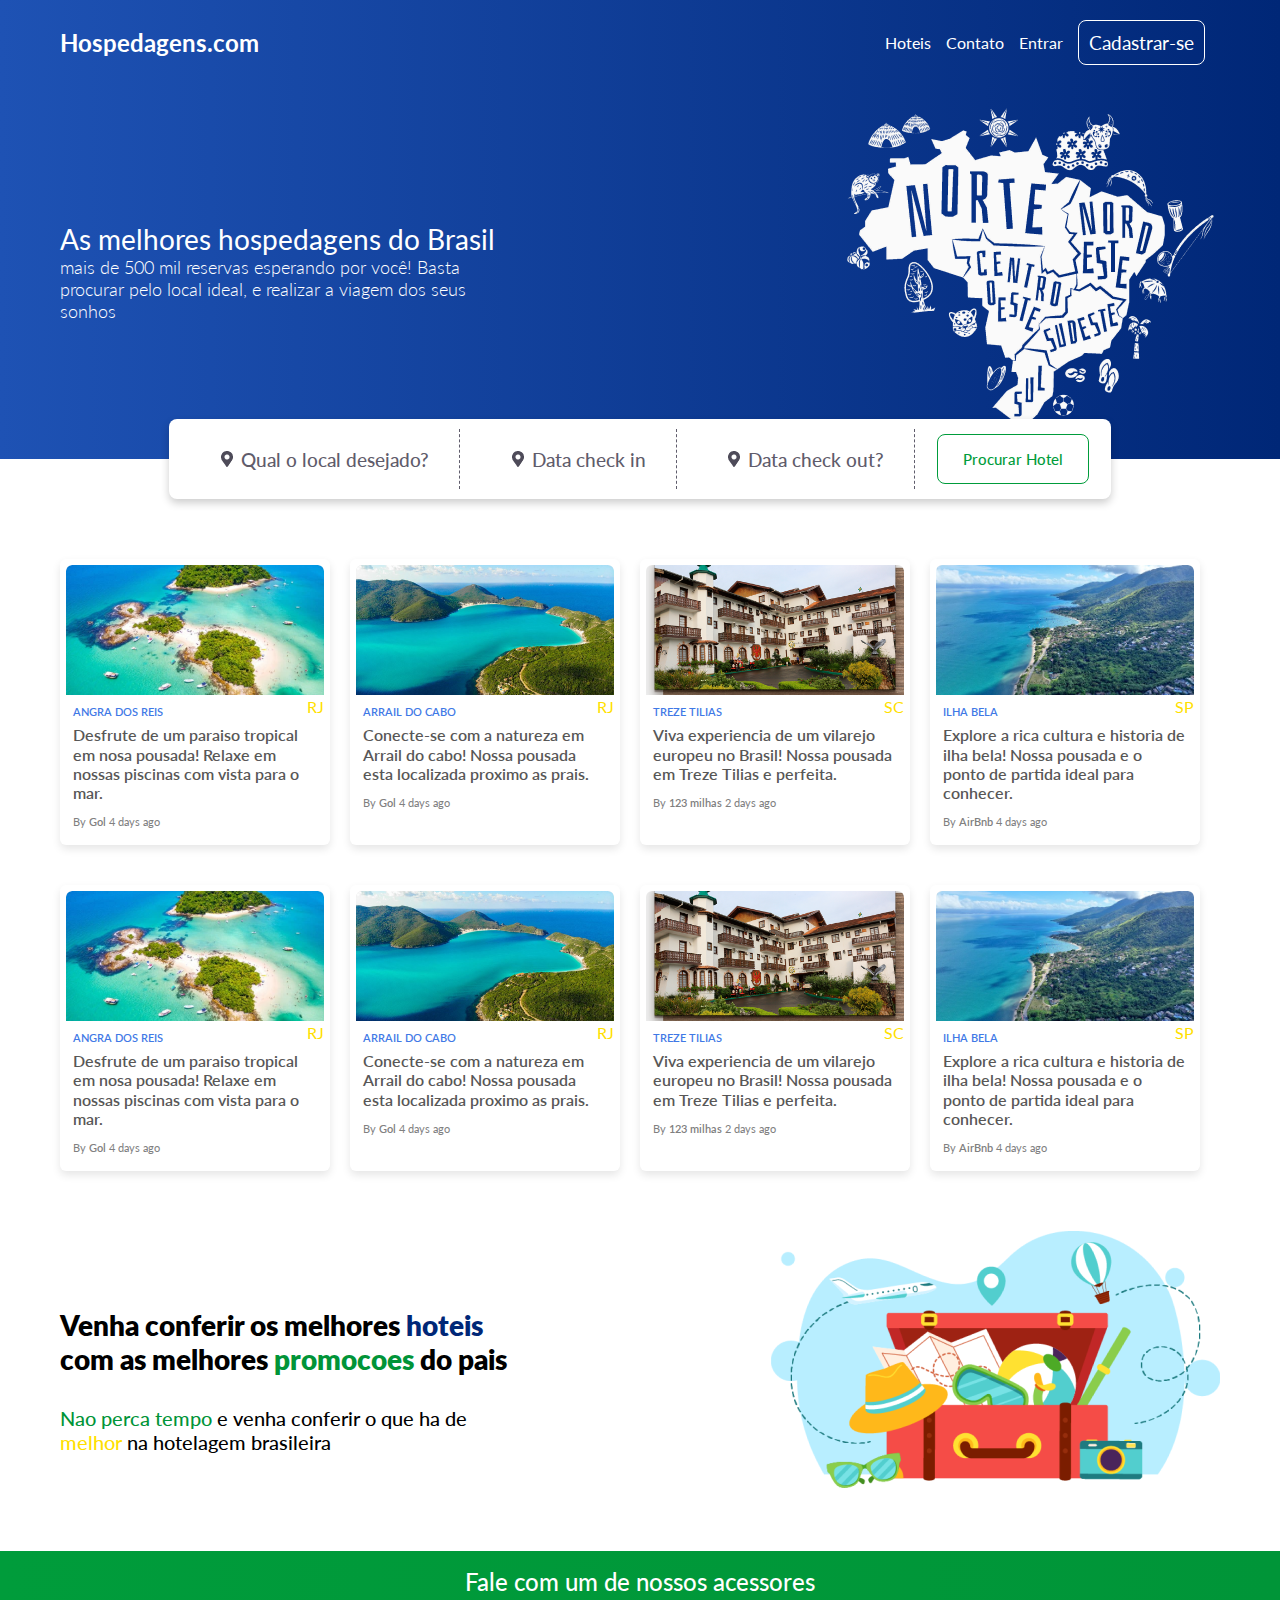
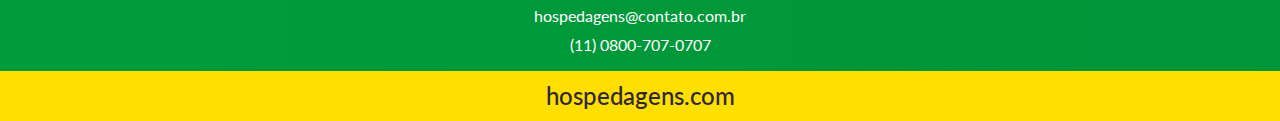
<file: Index.html>
<!DOCTYPE html>
<html lang="en">
	<head>
		<meta charset="UTF-8" />
		<meta name="viewport" content="width=device-width, initial-scale=1.0" />
		<link rel="stylesheet" href="Style/Style.css" />
		<title>Hospeda.com</title>
	</head>
	<body>
		<div></div>
		<header>
			<div class="headerd layout-grid">
				<h2 class="h2header">Hospedagens.com</h2>
				<div class="nav">
					<a href="" class="aNav">Hoteis</a>
					<a href="" class="aNav">Contato</a>
					<a href="" class="aNav">Entrar</a>
					<button class="button-nav">Cadastrar-se</button>
				</div>
			</div>
		</header>
		<main>
			<section class="section1">
				<div class="content-banner">
					<div class="text-banner">
						<h1 class="h1-banner">
							As melhores hospedagens do Brasil
						</h1>
						<h2 class="h2-banner">
							mais de 500 mil reservas esperando por você! Basta
							procurar pelo local ideal, e realizar a viagem dos
							seus sonhos
						</h2>
					</div>
					<img
						src="./Images/assets/mapa-brasil.png"
						alt="mapa do brasil no inicio da pagina"
					/>
				</div>
			</section>
			<div class="position">
				<div class="content-position">
					<img
						src="/Images/assets/icons/local-icon.png"
						alt="imagem de local, aquele pontinho de localização"
					/>
					<h1 class="h1-position">Qual o local desejado?</h1>
				</div>
				<div class="content-position">
					<img
						src="/Images/assets/icons/local-icon.png"
						alt="imagem de local, aquele pontinho de localização"
					/>
					<h1 class="h1-position">Data check in</h1>
				</div>
				<div class="content-position">
					<img
						src="/Images/assets/icons/local-icon.png"
						alt="imagem de local, aquele pontinho de localização"
					/>
					<h1 class="h1-position">Data check out?</h1>
				</div>
				
					<button class="button-position">
						<span>Procurar Hotel</span>
					</button>
				
			</div>
			<section class="section-cards">
				<div class="content-cards">
					<!-- angra -->
					<div class="card">
						<div class="card-image">
							<img
								src="/Images/assets/card/Mar-azul-e-ilhas-paradisíacas-veja-o-que-fazer-em-Angra-dos-Reis-770x515.jpg"
								alt="imagem de arraial do cabo"
							/>
						</div>
						<div class="ajust-city">
							<div class="category">Angra dos Reis</div>
							<div class="city-card">RJ</div>
						</div>
						<div class="heading">
							Desfrute de um paraiso tropical em nosa pousada!
							Relaxe em nossas piscinas com vista para o mar.
							<div class="author">
								By <span class="name">Gol</span> 4 days ago
							</div>
						</div>
					</div>
					<!-- arrail -->
					<div class="card">
						<div class="card-image">
							<img
								src="/Images/assets/card/melhores-praias-arraial-do-cabo.jpg"
								alt="imagem de arraial do cabo"
							/>
						</div>
						<div class="ajust-city">
							<div class="category">Arrail do Cabo</div>
							<div class="city-card">RJ</div>
						</div>
						<div class="heading">
							Conecte-se com a natureza em Arrail do cabo! Nossa
							pousada esta localizada proximo as prais.
							<div class="author">
								By <span class="name">Gol</span> 4 days ago
							</div>
						</div>
					</div>
					<!-- treze tilias -->
					<div class="card">
						<div class="card-image">
							<img
								src="/Images/assets/card/FOTO.png"
								alt="imagem de treze tilias"
							/>
						</div>
						<div class="ajust-city">
							<div class="category">Treze Tilias</div>
							<div class="city-card">SC</div>
						</div>
						<div class="heading">
							Viva experiencia de um vilarejo europeu no Brasil!
							Nossa pousada em Treze Tilias e perfeita.
							<div class="author">
								By <span class="name">123 milhas</span> 2 days
								ago
							</div>
						</div>
					</div>
					<!-- ilha bela -->
					<div class="card">
						<div class="card-image">
							<img
								src="/Images/assets/card/ilhabela-paulostefani1.jpg"
								alt="imagem de ilha bela"
							/>
						</div>
						<div class="ajust-city">
							<div class="category">Ilha Bela</div>
							<div class="city-card">SP</div>
						</div>
						<div class="heading">
							Explore a rica cultura e historia de ilha bela!
							Nossa pousada e o ponto de partida ideal para
							conhecer.
							<div class="author">
								By <span class="name">AirBnb</span> 4 days ago
							</div>
						</div>
					</div>
					<!-- angra -->
					<div class="card">
						<div class="card-image">
							<img
								src="/Images/assets/card/Mar-azul-e-ilhas-paradisíacas-veja-o-que-fazer-em-Angra-dos-Reis-770x515.jpg"
								alt="imagem de arraial do cabo"
							/>
						</div>
						<div class="ajust-city">
							<div class="category">Angra dos Reis</div>
							<div class="city-card">RJ</div>
						</div>
						<div class="heading">
							Desfrute de um paraiso tropical em nosa pousada!
							Relaxe em nossas piscinas com vista para o mar.
							<div class="author">
								By <span class="name">Gol</span> 4 days ago
							</div>
						</div>
					</div>
					<!-- arrail -->
					<div class="card">
						<div class="card-image">
							<img
								src="/Images/assets/card/melhores-praias-arraial-do-cabo.jpg"
								alt="imagem de arraial do cabo"
							/>
						</div>
						<div class="ajust-city">
							<div class="category">Arrail do Cabo</div>
							<div class="city-card">RJ</div>
						</div>
						<div class="heading">
							Conecte-se com a natureza em Arrail do cabo! Nossa
							pousada esta localizada proximo as prais.
							<div class="author">
								By <span class="name">Gol</span> 4 days ago
							</div>
						</div>
					</div>
					<!-- treze tilias -->
					<div class="card">
						<div class="card-image">
							<img
								src="/Images/assets/card/FOTO.png"
								alt="imagem de treze tilias"
							/>
						</div>
						<div class="ajust-city">
							<div class="category">Treze Tilias</div>
							<div class="city-card">SC</div>
						</div>
						<div class="heading">
							Viva experiencia de um vilarejo europeu no Brasil!
							Nossa pousada em Treze Tilias e perfeita.
							<div class="author">
								By <span class="name">123 milhas</span> 2 days
								ago
							</div>
						</div>
					</div>
					<!-- ilha bela -->
					<div class="card">
						<div class="card-image">
							<img
								src="/Images/assets/card/ilhabela-paulostefani1.jpg"
								alt="imagem de ilha bela"
							/>
						</div>
						<div class="ajust-city">
							<div class="category">Ilha Bela</div>
							<div class="city-card">SP</div>
						</div>
						<div class="heading">
							Explore a rica cultura e historia de ilha bela!
							Nossa pousada e o ponto de partida ideal para
							conhecer.
							<div class="author">
								By <span class="name">AirBnb</span> 4 days ago
							</div>
						</div>
					</div>
				</div>
			</section>
			<section class="section-promotion">
				<div class="content-promotion">
					<h1 class="h1-promotion">
						Venha conferir os melhores
						<span style="color: #002777">hoteis</span> com as
						melhores
						<span style="color: #019438">promocoes</span> do pais
					</h1>
					<h2 class="h2-promotion">
						<span style="color: #019438">Nao perca tempo</span> e
						venha conferir o que ha de
						<span style="color: #ffdf00">melhor</span> na hotelagem
						brasileira
					</h2>
				</div>
				<img
					src="/Images/assets/travel.png"
					alt="imagem da bagagem perto do footer"
				/>
			</section>
		</main>
		<footer>
			<div class="footer1">
				<div class="content-footer1">
					<h1 class="h1-footer1">Fale com um de nossos acessores</h1>
					<h2 class="h2-footer1">hospedagens@contato.com.br</h2>
					<h2 class="h2-footer1">(11) 0800-707-0707</h2>
				</div>
			</div>
			<div class="footer2">
				<h1 class="h1-footer2">hospedagens.com</h1>
			</div>
		</footer>
	</body>
</html>
</file>
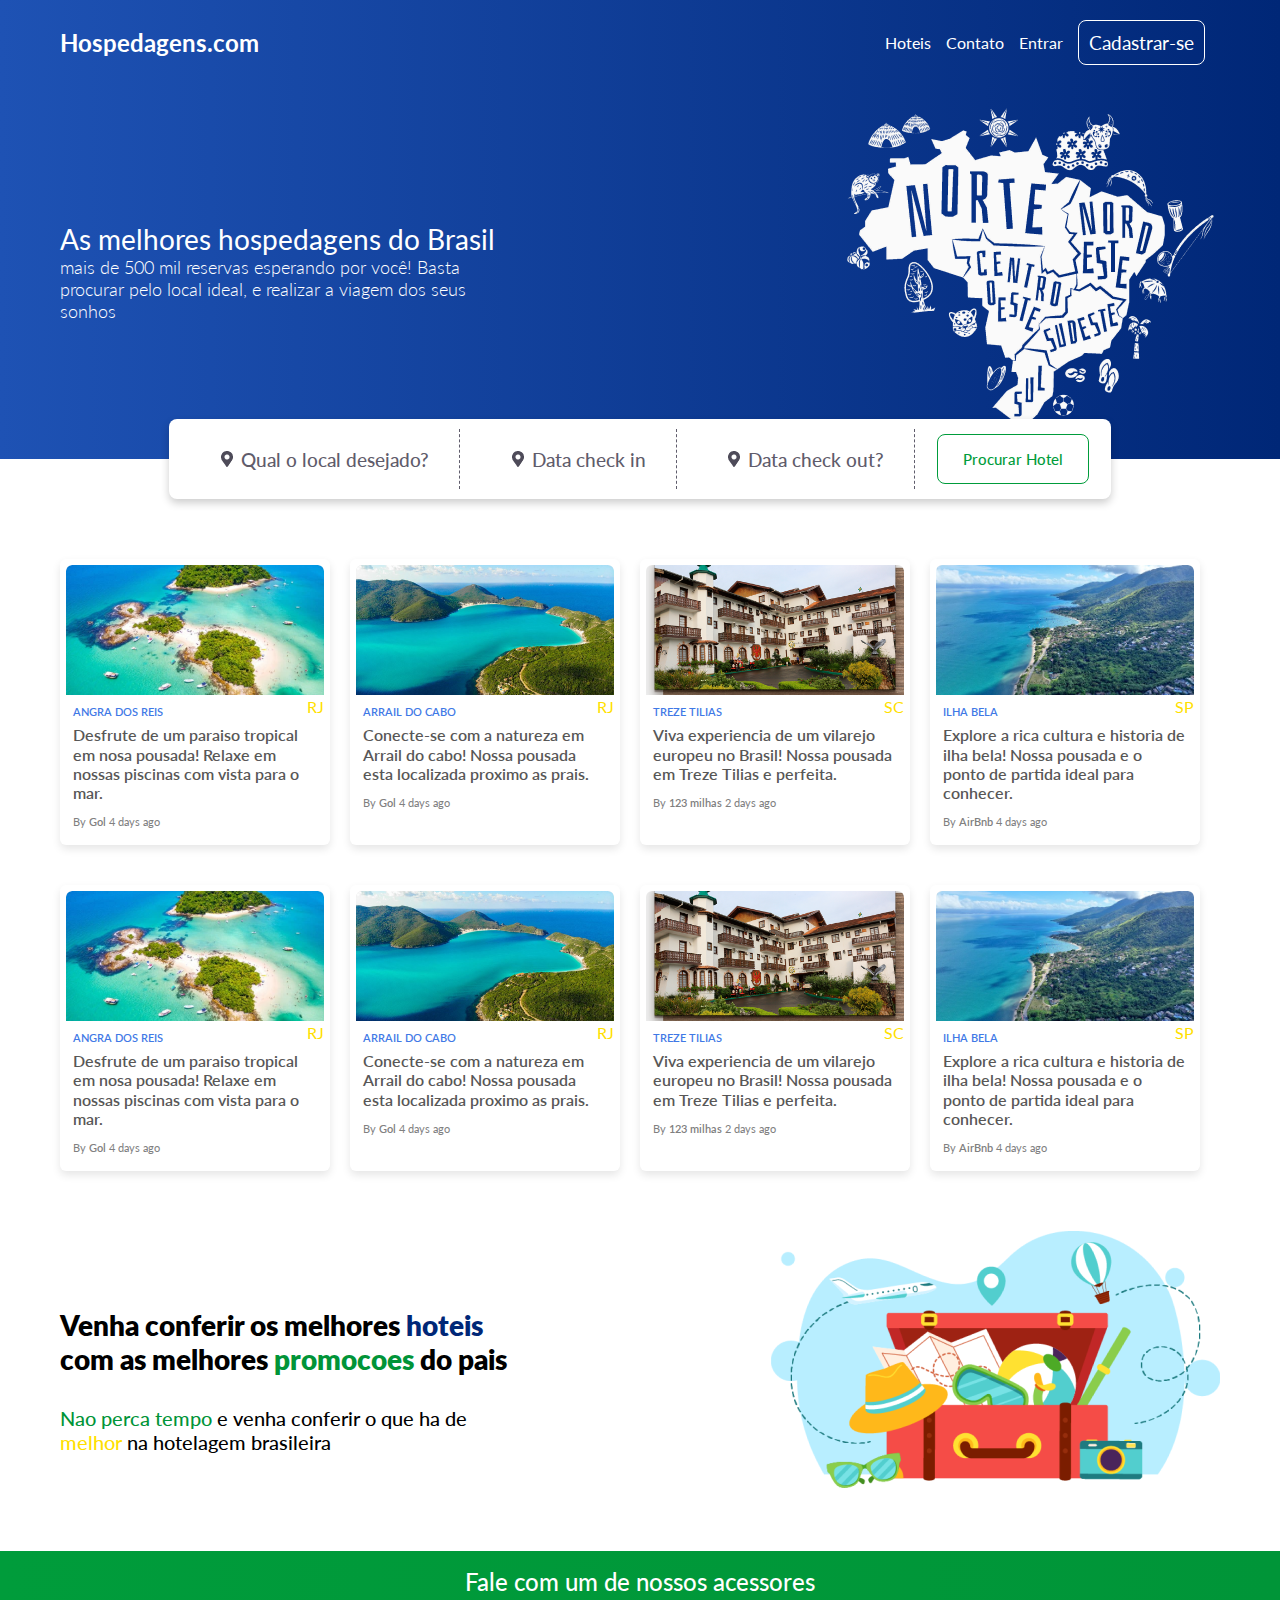
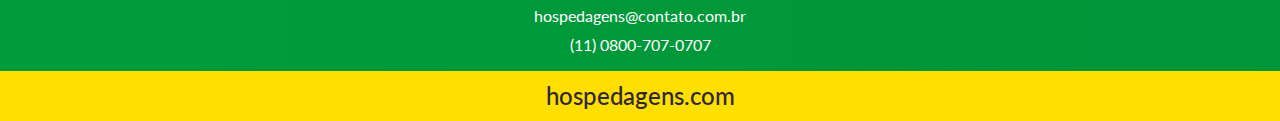
<file: LandingPage/Index.html>
<!DOCTYPE html>
<html lang="en">
	<head>
		<meta charset="UTF-8" />
		<meta name="viewport" content="width=device-width, initial-scale=1.0" />
		<link rel="stylesheet" href="Style/Style.css" />
		<title>Hospeda.com</title>
	</head>
	<body>
		<header>
			<div class="headerd layout-grid">
				<h2 class="h2header">Hospedagens.com</h2>
				<div class="nav">
					<a href="" class="aNav">Hoteis</a>
					<a href="" class="aNav">Contato</a>
					<a href="" class="aNav">Entrar</a>
					<button class="button-nav">Cadastrar-se</button>
				</div>
			</div>
		</header>
		<main>
			<section class="section1">
				<div class="content-banner">
					<div class="text-banner">
						<h1 class="h1-banner">
							As melhores hospedagens do Brasil
						</h1>
						<h2 class="h2-banner">
							mais de 500 mil reservas esperando por você! Basta
							procurar pelo local ideal, e realizar a viagem dos
							seus sonhos
						</h2>
					</div>
					<img
						src="./Images/assets/mapa-brasil.png"
						alt="mapa do brasil no inicio da pagina"
					/>
				</div>
			</section>
			<div class="position">
				<div class="content-position">
					<img
						src="/Images/assets/icons/local-icon.png"
						alt="imagem de local, aquele pontinho de localização"
					/>
					<h1 class="h1-position">Qual o local desejado?</h1>
				</div>
				<div class="content-position">
					<img
						src="/Images/assets/icons/local-icon.png"
						alt="imagem de local, aquele pontinho de localização"
					/>
					<h1 class="h1-position">Data check in</h1>
				</div>
				<div class="content-position">
					<img
						src="/Images/assets/icons/local-icon.png"
						alt="imagem de local, aquele pontinho de localização"
					/>
					<h1 class="h1-position">Data check out?</h1>
				</div>
				
					<button class="button-position">
						<span>Procurar Hotel</span>
					</button>
				
			</div>
			<section class="section-cards">
				<div class="content-cards">
					<!-- angra -->
					<div class="card">
						<div class="card-image">
							<img
								src="/Images/assets/card/Mar-azul-e-ilhas-paradisíacas-veja-o-que-fazer-em-Angra-dos-Reis-770x515.jpg"
								alt="imagem de arraial do cabo"
							/>
						</div>
						<div class="ajust-city">
							<div class="category">Angra dos Reis</div>
							<div class="city-card">RJ</div>
						</div>
						<div class="heading">
							Desfrute de um paraiso tropical em nosa pousada!
							Relaxe em nossas piscinas com vista para o mar.
							<div class="author">
								By <span class="name">Gol</span> 4 days ago
							</div>
						</div>
					</div>
					<!-- arrail -->
					<div class="card">
						<div class="card-image">
							<img
								src="/Images/assets/card/melhores-praias-arraial-do-cabo.jpg"
								alt="imagem de arraial do cabo"
							/>
						</div>
						<div class="ajust-city">
							<div class="category">Arrail do Cabo</div>
							<div class="city-card">RJ</div>
						</div>
						<div class="heading">
							Conecte-se com a natureza em Arrail do cabo! Nossa
							pousada esta localizada proximo as prais.
							<div class="author">
								By <span class="name">Gol</span> 4 days ago
							</div>
						</div>
					</div>
					<!-- treze tilias -->
					<div class="card">
						<div class="card-image">
							<img
								src="/Images/assets/card/FOTO.png"
								alt="imagem de treze tilias"
							/>
						</div>
						<div class="ajust-city">
							<div class="category">Treze Tilias</div>
							<div class="city-card">SC</div>
						</div>
						<div class="heading">
							Viva experiencia de um vilarejo europeu no Brasil!
							Nossa pousada em Treze Tilias e perfeita.
							<div class="author">
								By <span class="name">123 milhas</span> 2 days
								ago
							</div>
						</div>
					</div>
					<!-- ilha bela -->
					<div class="card">
						<div class="card-image">
							<img
								src="/Images/assets/card/ilhabela-paulostefani1.jpg"
								alt="imagem de ilha bela"
							/>
						</div>
						<div class="ajust-city">
							<div class="category">Ilha Bela</div>
							<div class="city-card">SP</div>
						</div>
						<div class="heading">
							Explore a rica cultura e historia de ilha bela!
							Nossa pousada e o ponto de partida ideal para
							conhecer.
							<div class="author">
								By <span class="name">AirBnb</span> 4 days ago
							</div>
						</div>
					</div>
					<!-- angra -->
					<div class="card">
						<div class="card-image">
							<img
								src="/Images/assets/card/Mar-azul-e-ilhas-paradisíacas-veja-o-que-fazer-em-Angra-dos-Reis-770x515.jpg"
								alt="imagem de arraial do cabo"
							/>
						</div>
						<div class="ajust-city">
							<div class="category">Angra dos Reis</div>
							<div class="city-card">RJ</div>
						</div>
						<div class="heading">
							Desfrute de um paraiso tropical em nosa pousada!
							Relaxe em nossas piscinas com vista para o mar.
							<div class="author">
								By <span class="name">Gol</span> 4 days ago
							</div>
						</div>
					</div>
					<!-- arrail -->
					<div class="card">
						<div class="card-image">
							<img
								src="/Images/assets/card/melhores-praias-arraial-do-cabo.jpg"
								alt="imagem de arraial do cabo"
							/>
						</div>
						<div class="ajust-city">
							<div class="category">Arrail do Cabo</div>
							<div class="city-card">RJ</div>
						</div>
						<div class="heading">
							Conecte-se com a natureza em Arrail do cabo! Nossa
							pousada esta localizada proximo as prais.
							<div class="author">
								By <span class="name">Gol</span> 4 days ago
							</div>
						</div>
					</div>
					<!-- treze tilias -->
					<div class="card">
						<div class="card-image">
							<img
								src="/Images/assets/card/FOTO.png"
								alt="imagem de treze tilias"
							/>
						</div>
						<div class="ajust-city">
							<div class="category">Treze Tilias</div>
							<div class="city-card">SC</div>
						</div>
						<div class="heading">
							Viva experiencia de um vilarejo europeu no Brasil!
							Nossa pousada em Treze Tilias e perfeita.
							<div class="author">
								By <span class="name">123 milhas</span> 2 days
								ago
							</div>
						</div>
					</div>
					<!-- ilha bela -->
					<div class="card">
						<div class="card-image">
							<img
								src="/Images/assets/card/ilhabela-paulostefani1.jpg"
								alt="imagem de ilha bela"
							/>
						</div>
						<div class="ajust-city">
							<div class="category">Ilha Bela</div>
							<div class="city-card">SP</div>
						</div>
						<div class="heading">
							Explore a rica cultura e historia de ilha bela!
							Nossa pousada e o ponto de partida ideal para
							conhecer.
							<div class="author">
								By <span class="name">AirBnb</span> 4 days ago
							</div>
						</div>
					</div>
				</div>
			</section>
			<section class="section-promotion">
				<div class="content-promotion">
					<h1 class="h1-promotion">
						Venha conferir os melhores
						<span style="color: #002777">hoteis</span> com as
						melhores
						<span style="color: #019438">promocoes</span> do pais
					</h1>
					<h2 class="h2-promotion">
						<span style="color: #019438">Nao perca tempo</span> e
						venha conferir o que ha de
						<span style="color: #ffdf00">melhor</span> na hotelagem
						brasileira
					</h2>
				</div>
				<img
					src="/Images/assets/travel.png"
					alt="imagem da bagagem perto do footer"
				/>
			</section>
		</main>
		<footer>
			<div class="footer1">
				<div class="content-footer1">
					<h1 class="h1-footer1">Fale com um de nossos acessores</h1>
					<h2 class="h2-footer1">hospedagens@contato.com.br</h2>
					<h2 class="h2-footer1">(11) 0800-707-0707</h2>
				</div>
			</div>
			<div class="footer2">
				<h1 class="h1-footer2">hospedagens.com</h1>
			</div>
		</footer>
	</body>
</html>
</file>
<file: Style/Style.css>
@import url('https://fonts.googleapis.com/css2?family=Lato:ital,wght@0,100;0,300;0,400;0,700;0,900;1,100;1,300;1,400;1,700;1,900&display=swap');

* {
	margin: 0;
	bottom: 0;
	box-sizing: border-box;
	font-family: 'Lato';
}
/* Header */

.headerd {
	width: 100vw; /* Garante que ocupe toda a largura da viewport */
	height: auto;
	padding: 20px 60px;
	margin-top: 0; /* Remove qualquer espaço no topo */
	display: flex;
	flex-direction: row;
	align-items: center;
	justify-content: space-between;
	font-family: 'Lato';
	color: white;
	background: linear-gradient(to right, #1e52b4, #002777);
}

.nav {
	font-family: 'Lato';
	display: flex;
	justify-content: space-evenly;
	align-items: center;
	width: 350px;
}

.aNav {
	color: white;
	text-decoration: none;
	font-weight: 400;
}

.button-nav {
	display: inline-block;
	padding: 10px 10px;
	border: 1px solid white;
	border-radius: 8px;
	transition: all 0.2s ease-in;
	position: relative;
	overflow: hidden;
	font-size: 19px;
	cursor: pointer;
	color: white;
	z-index: 1;
	background-color: transparent;
}

.button-nav:before {
	content: '';
	position: absolute;
	left: 50%;
	transform: translateX(-50%) scaleY(1) scaleX(1.25);
	top: 100%;
	width: 140%;
	height: 180%;
	background-color: transparent;
	border-radius: 50%;
	display: block;
	transition: all 0.5s 0.1s cubic-bezier(0.55, 0, 0.1, 1);
	z-index: -1;
}

.button-nav:after {
	content: '';
	position: absolute;
	left: 55%;
	transform: translateX(-50%) scaleY(1) scaleX(1.45);
	top: 180%;
	width: 160%;
	height: 190%;
	background-color: #1e52b4;
	border-radius: 50%;
	display: block;
	transition: all 0.5s 0.1s cubic-bezier(0.55, 0, 0.1, 1);
	z-index: -1;
}

.button-nav:hover {
	color: #ffffff;
	border: 1px solid #1e52b4;
}

.button-nav:hover:before {
	top: -35%;
	background-color: #1e52b4;
	transform: translateX(-50%) scaleY(1.3) scaleX(0.8);
}

.button-nav:hover:after {
	top: -45%;
	background-color: #1e52b4;
	transform: translateX(-50%) scaleY(1.3) scaleX(0.8);
}

.section1 {
	background: linear-gradient(to right, #1e52b4, #002777);
	padding: 20px 60px;
	display: flex;
	justify-content: center;
}

.content-banner {
	display: flex;
	justify-content: space-between;
	align-items: center; /* Alinha verticalmente o conteúdo */
	width: 100%;
	max-width: 1280px;
}

.text-banner {
	color: white;
	display: flex;
	flex-direction: column;
	align-items: flex-start;
	/* */
	max-width: 435px; /* Limita a largura máxima do bloco de texto */
}

.h1-banner {
	font-weight: 400;
	font-size: 28px;
	text-align: center;
}

.h2-banner {
	font-weight: 300;
	font-size: 18px;
	width: 100%; /* Faz com que o texto ocupe toda a largura disponível */
	text-align: center;
	word-wrap: break-word; /* Garante que palavras longas sejam quebradas */
	text-align: left;
}

.position {
	width: 942px;
	height: 80px;
	max-width: 942px;
	max-height: 80px;
	display: flex;
	flex-direction: row;
	align-items: center;
	justify-content: space-evenly;
	border-radius: 8px;
	position: relative; /* Alterado para 'fixed' */
	top: 62%;
	left: 50%;
	transform: translate(-50%, -50%); /* Centraliza o elemento */
	background-color: white;
	box-shadow: 0px 4px 8px rgba(0, 0, 0, 0.2); /* Adiciona uma sombra */
}

.content-position {
	height: 55px;
	display: flex;
	flex-direction: row;
	justify-content: center;
	align-items: center;
	gap: 8px;
	color: #5f5c6b;
	border-right: 1px dashed;
	padding: 30px;
}

.h1-position {
	font-weight: 500;
	font-size: 19px;
}

.button-position {
	background: transparent;
	position: relative;
	padding: 5px 15px;
	display: flex;
	align-items: center;
	font-size: 15px;
	font-weight: 500;
	text-decoration: none;
	cursor: pointer;
	border: 1px solid #009C3B;
	border-radius: 8px;
	outline: none;
	overflow: hidden;
	color: #009C3B;
	transition: color 0.3s 0.1s ease-out;
	text-align: center;
}

.button-position span {
	margin: 10px;
}

.button-position::before {
	position: absolute;
	top: 0;
	left: 0;
	right: 0;
	bottom: 0;
	margin: auto;
	content: '';
	border-radius: 50%;
	display: block;
	width: 20em;
	height: 20em;
	left: -5em;
	text-align: center;
	transition: box-shadow 0.5s ease-out;
	z-index: -1;
}

.button-position:hover {
	color: #fff;
}

.button-position:hover::before {
	box-shadow: inset 0 0 0 10em #009C3B
}

.card {
	width: calc(
		25% - 20px
	); /* 25% de largura menos o espaçamento entre os cartões */
	margin-bottom: 20px; /* Espaço abaixo do cartão */
	background: white;
	padding: 0.4em;
	border-radius: 6px;
	box-shadow: 0 4px 8px rgba(0, 0, 0, 0.1);
	transition: transform 0.3s ease;
}

.section-cards {
	padding: 20px 60px;
}

.content-cards {
	display: flex;
	flex-wrap: wrap;
	justify-content: flex-start; /* Espaço entre os cartões */
	gap: 20px; /* Espaçamento entre os cartões */
}

.card:hover {
	transform: scale(1.02); /* Aumenta levemente o cartão ao passar o mouse */
}

/* Card Image */
.card-image {
	background-color: rgb(236, 236, 236);
	width: 100%;
	height: 130px;
	border-radius: 6px 6px 0 0;
	overflow: hidden;
}

.card-image img {
	width: 100%;
	height: 100%;
	object-fit: cover; /* Garante que a imagem cubra totalmente o espaço */
	border-radius: 6px 6px 0 0;
	transition: transform 0.3s ease; /* Transição suave ao passar o mouse */
}

.card-image:hover img {
	transform: scale(1.05); /* Aumenta a imagem levemente ao passar o mouse */
}

.ajust-city {
	display: flex;
	flex-direction: row;
	justify-content: space-between;
	align-items: center;
}

.city-card {
	color: #ffdf00;
}

/* Category */
.category {
	text-transform: uppercase;
	font-size: 0.7em;
	font-weight: 600;
	color: rgb(63, 121, 230);
	padding: 10px 7px 0;
}

.category:hover {
	cursor: pointer;
	color: rgb(33, 91, 200); /* Muda a cor ao passar o mouse */
}

/* Heading */
.heading {
	font-weight: 600;
	color: rgb(88, 87, 87);
	padding: 7px;
	line-height: 1.2em; /* Ajusta o espaçamento entre linhas */
}

.heading:hover {
	cursor: pointer;
	color: rgb(33, 33, 33); /* Muda a cor ao passar o mouse */
}

/* Author Info */
.author {
	color: gray;
	font-weight: 400;
	font-size: 11px;
	padding-top: 10px; /* Ajusta o espaçamento superior */
}

.name {
	font-weight: 600;
}

.name:hover {
	cursor: pointer;
	color: rgb(33, 121, 230); /* Muda a cor ao passar o mouse */
}

.section-promotion {
	padding: 20px 60px;
	display: flex;
	flex-direction: row;
	justify-content: space-between;
}

.content-promotion {
	display: flex;
	flex-direction: column;
	justify-content: center;
	gap: 30px;
}

.h1-promotion,
.h2-promotion {
	max-width: 455px; /* Limite máximo de largura */
	width: 100%; /* Ocupa 100% do contêiner pai, mas não ultrapassa 495px */
	word-wrap: break-word; /* Quebra as palavras longas */
	text-align: left; /* Alinha o texto à esquerda */
}

.h1-promotion {
	font-size: 28px;
	font-weight: 800;
}

.h2-promotion {
	font-size: 20px;
	font-weight: 500;
}

.footer1 {
	background: linear-gradient(to right, #009c3b, #009538);
	height: 120px;
	display: flex;
	flex-direction: column;
	justify-content: center;
	align-items: center;
	color: white;
}

.content-footer1 {
	max-height: 150px;
	display: flex;
	flex-direction: column;
	justify-content: space-between;
	align-items: center;
	gap: 10px;
}

.h1-footer1 {
	font-weight: 500;
	font-size: 24px;
}

.h2-footer1 {
	font-weight: 400;
	font-size: 16px;
}

.footer2 {
	background-color: #ffdf00;
	height: 50px;
	display: flex;
	justify-content: center;
	align-items: center;
}

.h1-footer2 {
	font-weight: 500;
	font-size: 24px;
	color: #2e2736;
}
</file>
<file: LandingPage/Style/Style.css>
@import url('https://fonts.googleapis.com/css2?family=Lato:ital,wght@0,100;0,300;0,400;0,700;0,900;1,100;1,300;1,400;1,700;1,900&display=swap');

* {
	margin: 0;
	bottom: 0;
	box-sizing: border-box;
	font-family: 'Lato';
}
/* Header */

.headerd {
	width: 100vw; /* Garante que ocupe toda a largura da viewport */
	height: auto;
	padding: 20px 60px;
	margin-top: 0; /* Remove qualquer espaço no topo */
	display: flex;
	flex-direction: row;
	align-items: center;
	justify-content: space-between;
	font-family: 'Lato';
	color: white;
	background: linear-gradient(to right, #1e52b4, #002777);
}

.nav {
	font-family: 'Lato';
	display: flex;
	justify-content: space-evenly;
	align-items: center;
	width: 350px;
}

.aNav {
	color: white;
	text-decoration: none;
	font-weight: 400;
}

.button-nav {
	display: inline-block;
	padding: 10px 10px;
	border: 1px solid white;
	border-radius: 8px;
	transition: all 0.2s ease-in;
	position: relative;
	overflow: hidden;
	font-size: 19px;
	cursor: pointer;
	color: white;
	z-index: 1;
	background-color: transparent;
}

.button-nav:before {
	content: '';
	position: absolute;
	left: 50%;
	transform: translateX(-50%) scaleY(1) scaleX(1.25);
	top: 100%;
	width: 140%;
	height: 180%;
	background-color: transparent;
	border-radius: 50%;
	display: block;
	transition: all 0.5s 0.1s cubic-bezier(0.55, 0, 0.1, 1);
	z-index: -1;
}

.button-nav:after {
	content: '';
	position: absolute;
	left: 55%;
	transform: translateX(-50%) scaleY(1) scaleX(1.45);
	top: 180%;
	width: 160%;
	height: 190%;
	background-color: #1e52b4;
	border-radius: 50%;
	display: block;
	transition: all 0.5s 0.1s cubic-bezier(0.55, 0, 0.1, 1);
	z-index: -1;
}

.button-nav:hover {
	color: #ffffff;
	border: 1px solid #1e52b4;
}

.button-nav:hover:before {
	top: -35%;
	background-color: #1e52b4;
	transform: translateX(-50%) scaleY(1.3) scaleX(0.8);
}

.button-nav:hover:after {
	top: -45%;
	background-color: #1e52b4;
	transform: translateX(-50%) scaleY(1.3) scaleX(0.8);
}

.section1 {
	background: linear-gradient(to right, #1e52b4, #002777);
	padding: 20px 60px;
	display: flex;
	justify-content: center;
}

.content-banner {
	display: flex;
	justify-content: space-between;
	align-items: center; /* Alinha verticalmente o conteúdo */
	width: 100%;
	max-width: 1280px;
}

.text-banner {
	color: white;
	display: flex;
	flex-direction: column;
	align-items: flex-start;
	/* */
	max-width: 435px; /* Limita a largura máxima do bloco de texto */
}

.h1-banner {
	font-weight: 400;
	font-size: 28px;
	text-align: center;
}

.h2-banner {
	font-weight: 300;
	font-size: 18px;
	width: 100%; /* Faz com que o texto ocupe toda a largura disponível */
	text-align: center;
	word-wrap: break-word; /* Garante que palavras longas sejam quebradas */
	text-align: left;
}

.position {
	width: 942px;
	height: 80px;
	max-width: 942px;
	max-height: 80px;
	display: flex;
	flex-direction: row;
	align-items: center;
	justify-content: space-evenly;
	border-radius: 8px;
	position: relative; /* Alterado para 'fixed' */
	top: 62%;
	left: 50%;
	transform: translate(-50%, -50%); /* Centraliza o elemento */
	background-color: white;
	box-shadow: 0px 4px 8px rgba(0, 0, 0, 0.2); /* Adiciona uma sombra */
}

.content-position {
	height: 55px;
	display: flex;
	flex-direction: row;
	justify-content: center;
	align-items: center;
	gap: 8px;
	color: #5f5c6b;
	border-right: 1px dashed;
	padding: 30px;
}

.h1-position {
	font-weight: 500;
	font-size: 19px;
}

.button-position {
	background: transparent;
	position: relative;
	padding: 5px 15px;
	display: flex;
	align-items: center;
	font-size: 15px;
	font-weight: 500;
	text-decoration: none;
	cursor: pointer;
	border: 1px solid #009C3B;
	border-radius: 8px;
	outline: none;
	overflow: hidden;
	color: #009C3B;
	transition: color 0.3s 0.1s ease-out;
	text-align: center;
}

.button-position span {
	margin: 10px;
}

.button-position::before {
	position: absolute;
	top: 0;
	left: 0;
	right: 0;
	bottom: 0;
	margin: auto;
	content: '';
	border-radius: 50%;
	display: block;
	width: 20em;
	height: 20em;
	left: -5em;
	text-align: center;
	transition: box-shadow 0.5s ease-out;
	z-index: -1;
}

.button-position:hover {
	color: #fff;
}

.button-position:hover::before {
	box-shadow: inset 0 0 0 10em #009C3B
}

.card {
	width: calc(
		25% - 20px
	); /* 25% de largura menos o espaçamento entre os cartões */
	margin-bottom: 20px; /* Espaço abaixo do cartão */
	background: white;
	padding: 0.4em;
	border-radius: 6px;
	box-shadow: 0 4px 8px rgba(0, 0, 0, 0.1);
	transition: transform 0.3s ease;
}

.section-cards {
	padding: 20px 60px;
}

.content-cards {
	display: flex;
	flex-wrap: wrap;
	justify-content: flex-start; /* Espaço entre os cartões */
	gap: 20px; /* Espaçamento entre os cartões */
}

.card:hover {
	transform: scale(1.02); /* Aumenta levemente o cartão ao passar o mouse */
}

/* Card Image */
.card-image {
	background-color: rgb(236, 236, 236);
	width: 100%;
	height: 130px;
	border-radius: 6px 6px 0 0;
	overflow: hidden;
}

.card-image img {
	width: 100%;
	height: 100%;
	object-fit: cover; /* Garante que a imagem cubra totalmente o espaço */
	border-radius: 6px 6px 0 0;
	transition: transform 0.3s ease; /* Transição suave ao passar o mouse */
}

.card-image:hover img {
	transform: scale(1.05); /* Aumenta a imagem levemente ao passar o mouse */
}

.ajust-city {
	display: flex;
	flex-direction: row;
	justify-content: space-between;
	align-items: center;
}

.city-card {
	color: #ffdf00;
}

/* Category */
.category {
	text-transform: uppercase;
	font-size: 0.7em;
	font-weight: 600;
	color: rgb(63, 121, 230);
	padding: 10px 7px 0;
}

.category:hover {
	cursor: pointer;
	color: rgb(33, 91, 200); /* Muda a cor ao passar o mouse */
}

/* Heading */
.heading {
	font-weight: 600;
	color: rgb(88, 87, 87);
	padding: 7px;
	line-height: 1.2em; /* Ajusta o espaçamento entre linhas */
}

.heading:hover {
	cursor: pointer;
	color: rgb(33, 33, 33); /* Muda a cor ao passar o mouse */
}

/* Author Info */
.author {
	color: gray;
	font-weight: 400;
	font-size: 11px;
	padding-top: 10px; /* Ajusta o espaçamento superior */
}

.name {
	font-weight: 600;
}

.name:hover {
	cursor: pointer;
	color: rgb(33, 121, 230); /* Muda a cor ao passar o mouse */
}

.section-promotion {
	padding: 20px 60px;
	display: flex;
	flex-direction: row;
	justify-content: space-between;
}

.content-promotion {
	display: flex;
	flex-direction: column;
	justify-content: center;
	gap: 30px;
}

.h1-promotion,
.h2-promotion {
	max-width: 455px; /* Limite máximo de largura */
	width: 100%; /* Ocupa 100% do contêiner pai, mas não ultrapassa 495px */
	word-wrap: break-word; /* Quebra as palavras longas */
	text-align: left; /* Alinha o texto à esquerda */
}

.h1-promotion {
	font-size: 28px;
	font-weight: 800;
}

.h2-promotion {
	font-size: 20px;
	font-weight: 500;
}

.footer1 {
	background: linear-gradient(to right, #009c3b, #009538);
	height: 120px;
	display: flex;
	flex-direction: column;
	justify-content: center;
	align-items: center;
	color: white;
}

.content-footer1 {
	max-height: 150px;
	display: flex;
	flex-direction: column;
	justify-content: space-between;
	align-items: center;
	gap: 10px;
}

.h1-footer1 {
	font-weight: 500;
	font-size: 24px;
}

.h2-footer1 {
	font-weight: 400;
	font-size: 16px;
}

.footer2 {
	background-color: #ffdf00;
	height: 50px;
	display: flex;
	justify-content: center;
	align-items: center;
}

.h1-footer2 {
	font-weight: 500;
	font-size: 24px;
	color: #2e2736;
}
</file>
